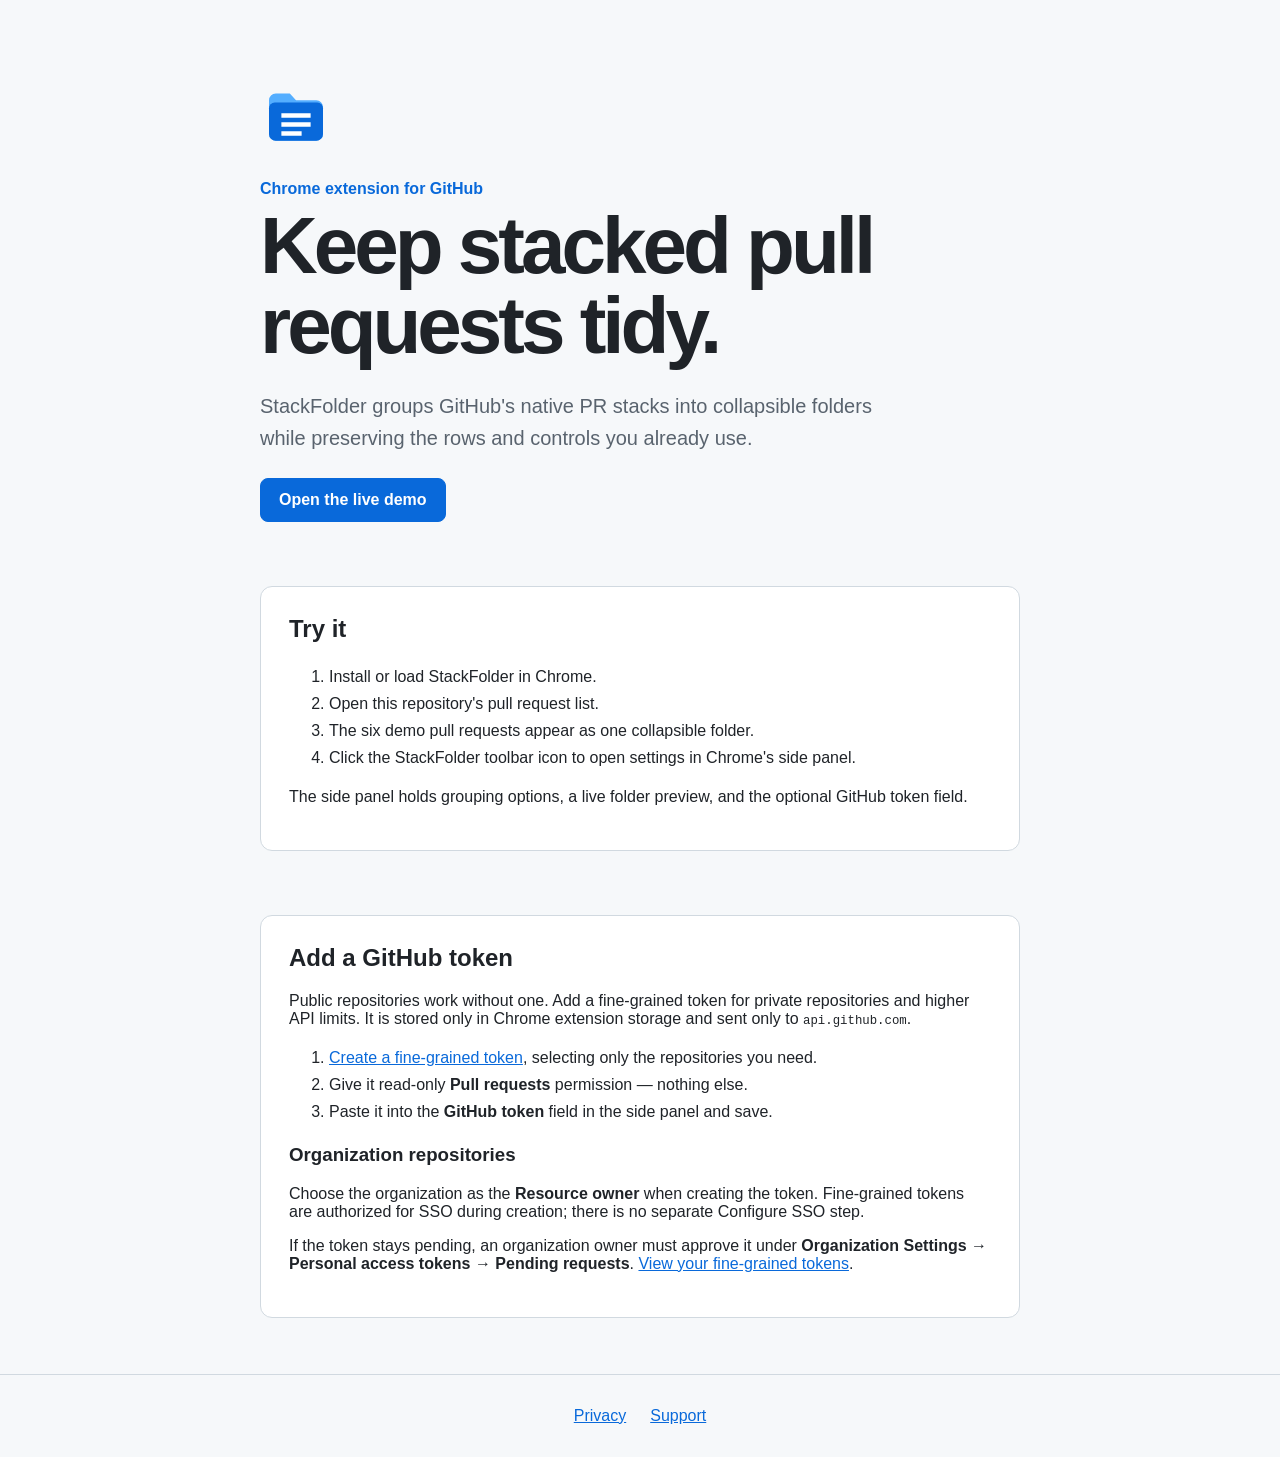
<file: index.html>
<!doctype html>
<html lang="en">
  <head>
    <meta charset="utf-8">
    <meta name="viewport" content="width=device-width, initial-scale=1">
    <meta name="description" content="A public demo for StackFolder, the Chrome extension that groups stacked GitHub pull requests.">
    <title>StackFolder for GitHub</title>
    <link rel="stylesheet" href="styles.css">
  </head>
  <body>
    <main>
      <div class="logo" aria-hidden="true">
        <svg viewBox="0 0 128 128">
          <path fill="#54aeff" d="M16 36a12 12 0 0 1 12-12h25l11 12h36a12 12 0 0 1 12 12v48a12 12 0 0 1-12 12H28a12 12 0 0 1-12-12Z"/>
          <path fill="#0969da" d="M16 50a10 10 0 0 1 10-10h76a10 10 0 0 1 10 10v46a12 12 0 0 1-12 12H28a12 12 0 0 1-12-12Z"/>
          <path fill="#fff" d="M38 59h52v8H38zm0 16h52v8H38zm0 16h36v8H38z"/>
        </svg>
      </div>
      <p class="eyebrow">Chrome extension for GitHub</p>
      <h1>Keep stacked pull requests tidy.</h1>
      <p class="lead">StackFolder groups GitHub's native PR stacks into collapsible folders while preserving the rows and controls you already use.</p>
      <div class="actions">
        <a class="primary" href="https://github.com/derrickleemy/StackFolder-Demo/pulls">Open the live demo</a>
      </div>
      <section aria-labelledby="try-heading">
        <h2 id="try-heading">Try it</h2>
        <ol>
          <li>Install or load StackFolder in Chrome.</li>
          <li>Open this repository's pull request list.</li>
          <li>The six demo pull requests appear as one collapsible folder.</li>
          <li>Click the StackFolder toolbar icon to open settings in Chrome's side panel.</li>
        </ol>
        <p>The side panel holds grouping options, a live folder preview, and the optional GitHub token field.</p>
      </section>
      <section aria-labelledby="token-heading">
        <h2 id="token-heading">Add a GitHub token</h2>
        <p>Public repositories work without one. Add a fine-grained token for private repositories and higher API limits. It is stored only in Chrome extension storage and sent only to <code>api.github.com</code>.</p>
        <ol>
          <li><a href="https://github.com/settings/personal-access-tokens/new">Create a fine-grained token</a>, selecting only the repositories you need.</li>
          <li>Give it read-only <strong>Pull requests</strong> permission — nothing else.</li>
          <li>Paste it into the <strong>GitHub token</strong> field in the side panel and save.</li>
        </ol>
        <h3>Organization repositories</h3>
        <p>Choose the organization as the <strong>Resource owner</strong> when creating the token. Fine-grained tokens are authorized for SSO during creation; there is no separate Configure SSO step.</p>
        <p>If the token stays pending, an organization owner must approve it under <strong>Organization Settings → Personal access tokens → Pending requests</strong>. <a href="https://github.com/settings/personal-access-tokens">View your fine-grained tokens</a>.</p>
      </section>
    </main>
    <footer>
      <a href="privacy/">Privacy</a>
      <a href="https://github.com/derrickleemy/StackFolder-Demo/issues">Support</a>
    </footer>
  </body>
</html>
</file>
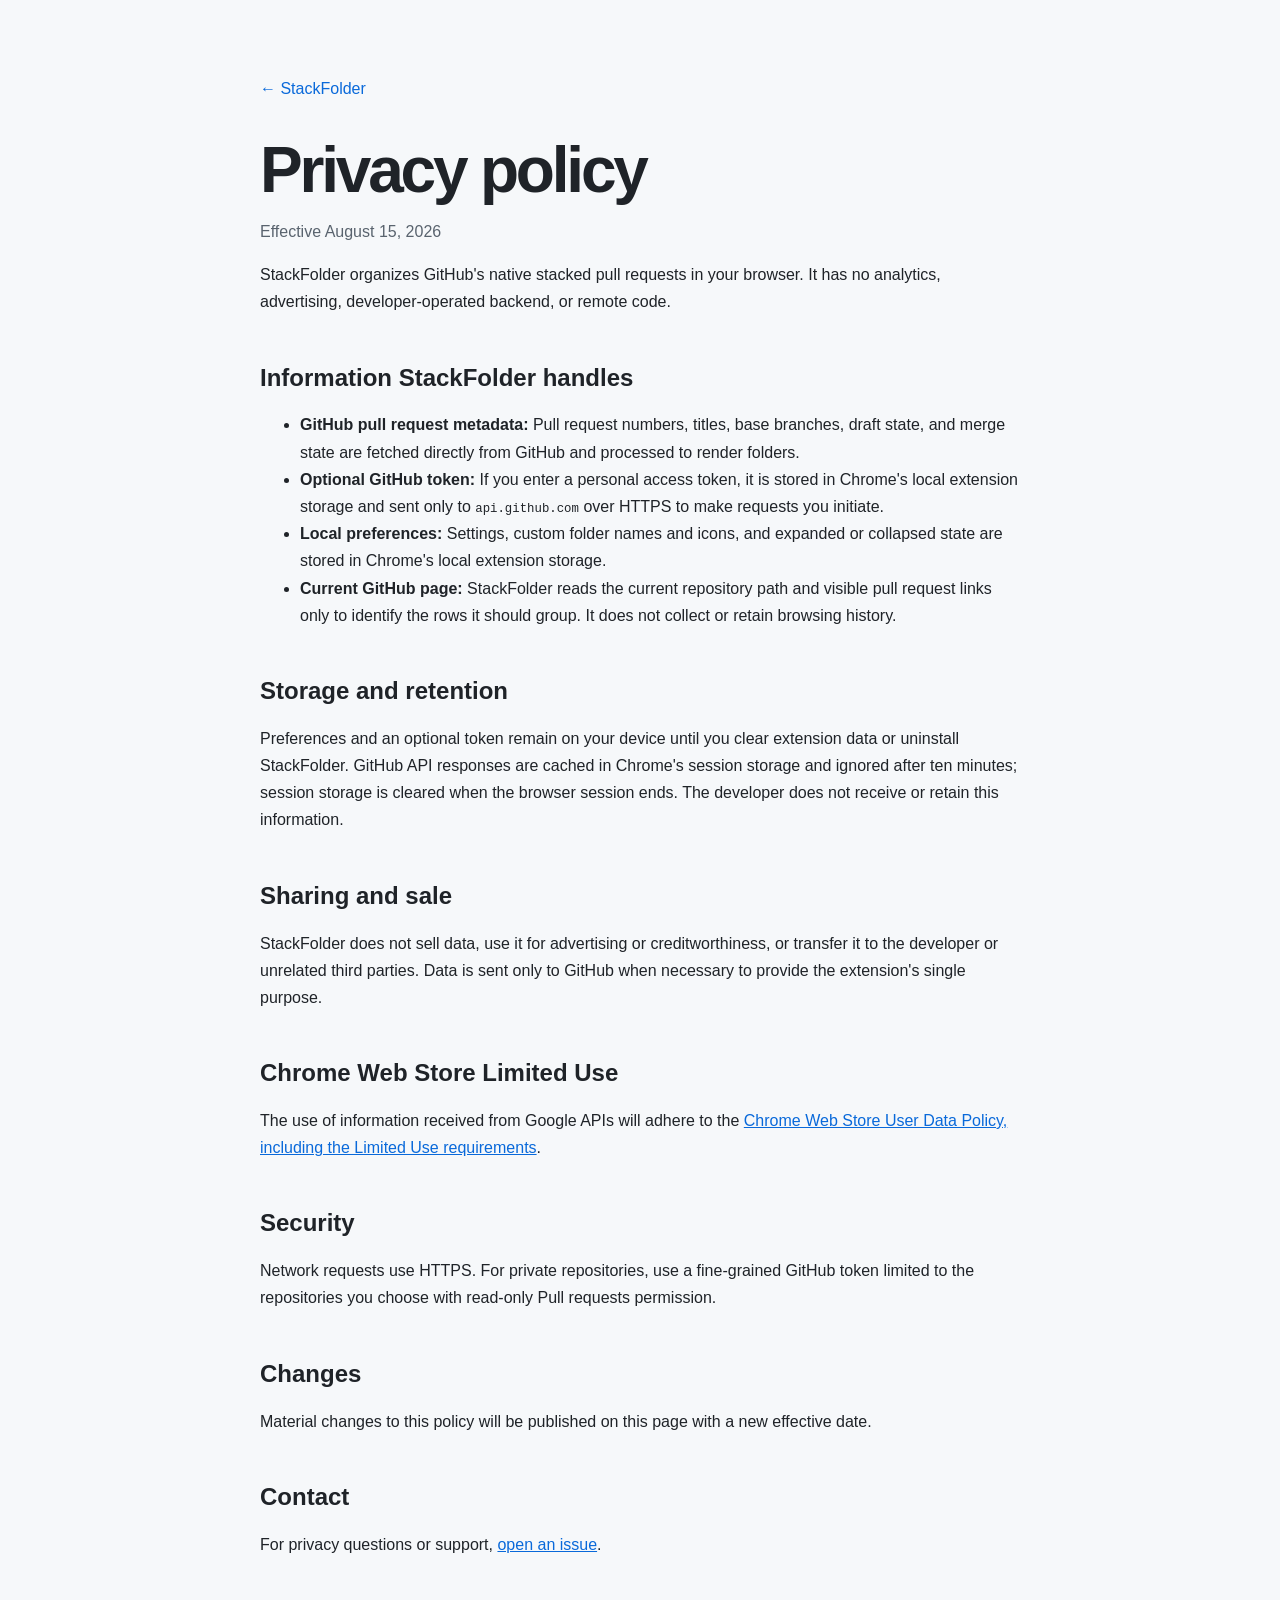
<file: privacy/index.html>
<!doctype html>
<html lang="en">
  <head>
    <meta charset="utf-8">
    <meta name="viewport" content="width=device-width, initial-scale=1">
    <meta name="description" content="Privacy policy for the StackFolder for GitHub Chrome extension.">
    <title>Privacy Policy · StackFolder</title>
    <link rel="stylesheet" href="../styles.css">
  </head>
  <body>
    <main class="policy">
      <a class="back" href="../">← StackFolder</a>
      <h1>Privacy policy</h1>
      <p class="updated">Effective August 15, 2026</p>

      <p>StackFolder organizes GitHub's native stacked pull requests in your browser. It has no analytics, advertising, developer-operated backend, or remote code.</p>

      <h2>Information StackFolder handles</h2>
      <ul>
        <li><strong>GitHub pull request metadata:</strong> Pull request numbers, titles, base branches, draft state, and merge state are fetched directly from GitHub and processed to render folders.</li>
        <li><strong>Optional GitHub token:</strong> If you enter a personal access token, it is stored in Chrome's local extension storage and sent only to <code>api.github.com</code> over HTTPS to make requests you initiate.</li>
        <li><strong>Local preferences:</strong> Settings, custom folder names and icons, and expanded or collapsed state are stored in Chrome's local extension storage.</li>
        <li><strong>Current GitHub page:</strong> StackFolder reads the current repository path and visible pull request links only to identify the rows it should group. It does not collect or retain browsing history.</li>
      </ul>

      <h2>Storage and retention</h2>
      <p>Preferences and an optional token remain on your device until you clear extension data or uninstall StackFolder. GitHub API responses are cached in Chrome's session storage and ignored after ten minutes; session storage is cleared when the browser session ends. The developer does not receive or retain this information.</p>

      <h2>Sharing and sale</h2>
      <p>StackFolder does not sell data, use it for advertising or creditworthiness, or transfer it to the developer or unrelated third parties. Data is sent only to GitHub when necessary to provide the extension's single purpose.</p>

      <h2>Chrome Web Store Limited Use</h2>
      <p>The use of information received from Google APIs will adhere to the <a href="https://developer.chrome.com/docs/webstore/program-policies/limited-use">Chrome Web Store User Data Policy, including the Limited Use requirements</a>.</p>

      <h2>Security</h2>
      <p>Network requests use HTTPS. For private repositories, use a fine-grained GitHub token limited to the repositories you choose with read-only Pull requests permission.</p>

      <h2>Changes</h2>
      <p>Material changes to this policy will be published on this page with a new effective date.</p>

      <h2>Contact</h2>
      <p>For privacy questions or support, <a href="https://github.com/derrickleemy/StackFolder-Demo/issues">open an issue</a>.</p>
    </main>
  </body>
</html>
</file>
<file: styles.css>
:root {
  color-scheme: light dark;
  font-family: -apple-system, BlinkMacSystemFont, "Segoe UI", sans-serif;
  color: #1f2328;
  background: #f6f8fa;
}

* { box-sizing: border-box; }

body { margin: 0; }

main {
  width: min(760px, calc(100% - 40px));
  margin: 0 auto;
  padding: 80px 0 56px;
}

.logo svg { width: 72px; height: 72px; }

.eyebrow {
  margin: 24px 0 8px;
  color: #0969da;
  font-weight: 600;
}

h1 {
  max-width: 680px;
  margin: 0;
  font-size: clamp(2.6rem, 8vw, 5rem);
  letter-spacing: -.05em;
  line-height: 1;
}

.lead {
  max-width: 650px;
  margin: 24px 0;
  color: #59636e;
  font-size: 1.25rem;
  line-height: 1.6;
}

.actions { display: flex; flex-wrap: wrap; gap: 12px; }

.actions a {
  padding: 12px 18px;
  border: 1px solid #d1d9e0;
  border-radius: 8px;
  color: inherit;
  font-weight: 600;
  text-decoration: none;
  background: #fff;
}

.actions .primary { color: #fff; border-color: #0969da; background: #0969da; }

section {
  margin-top: 64px;
  padding: 28px;
  border: 1px solid #d1d9e0;
  border-radius: 12px;
  background: #fff;
}

h2 { margin-top: 2em; }
section h2 { margin-top: 0; }
li, .policy p { line-height: 1.7; }

footer {
  display: flex;
  justify-content: center;
  gap: 24px;
  padding: 32px;
  border-top: 1px solid #d1d9e0;
}

a { color: #0969da; }
.back { display: inline-block; margin-bottom: 40px; text-decoration: none; }
.policy h1 { font-size: clamp(2.4rem, 7vw, 4rem); }
.updated { color: #59636e; }
code { font-size: .95em; }

@media (prefers-color-scheme: dark) {
  :root { color: #f0f6fc; background: #0d1117; }
  .lead, .updated { color: #9198a1; }
  .actions a, section { border-color: #3d444d; background: #151b23; }
  footer { border-color: #3d444d; }
}
</file>
